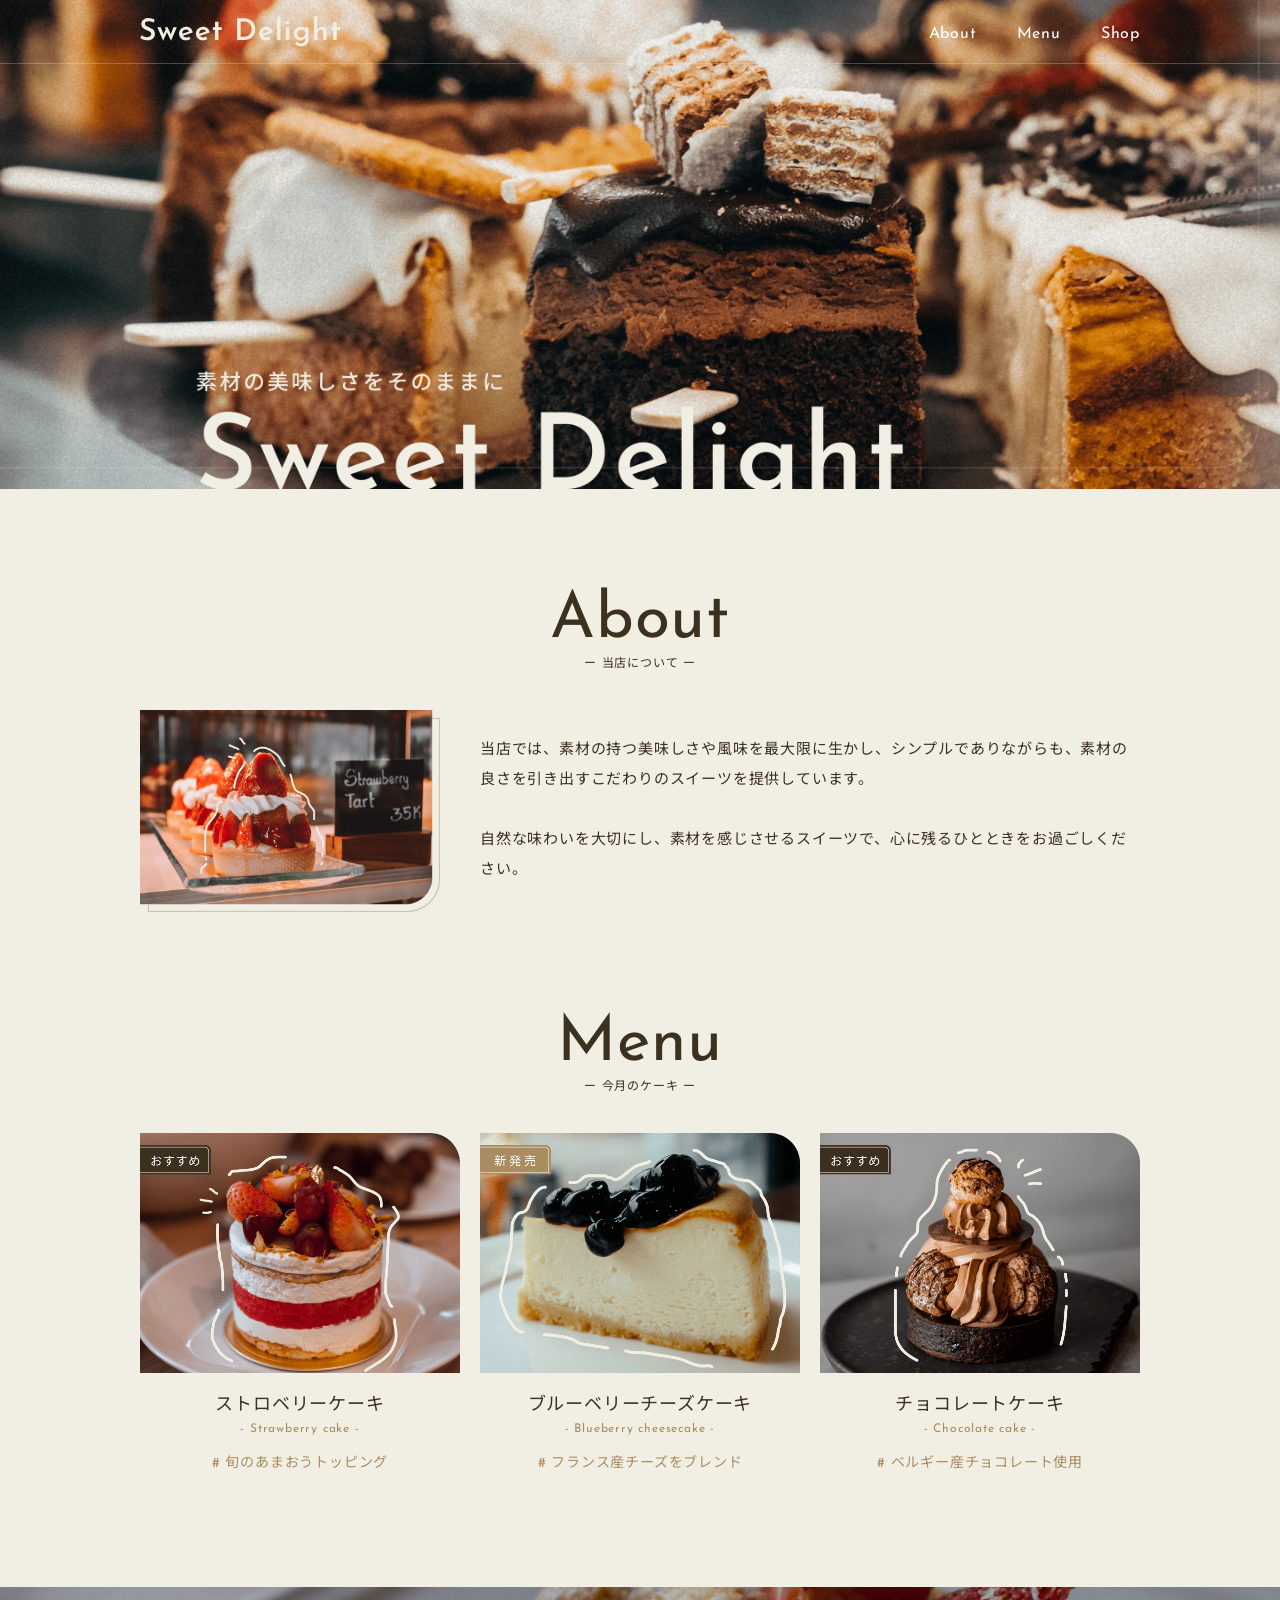
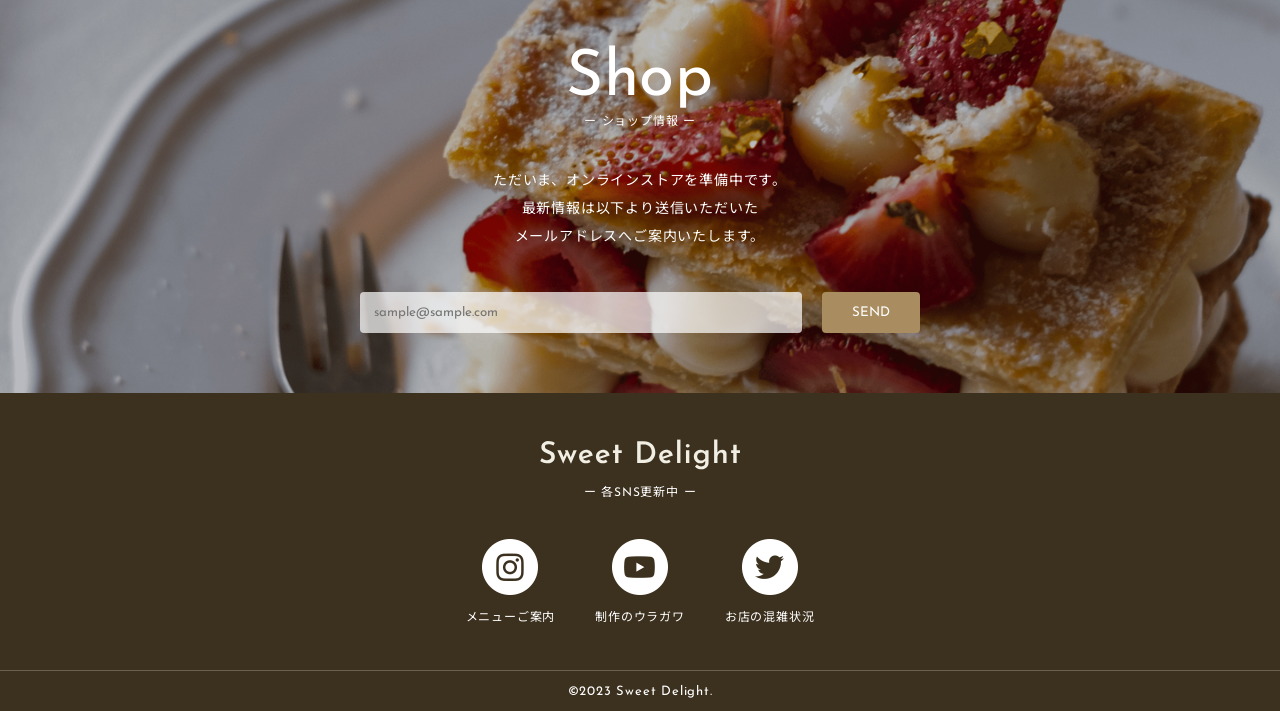
<file: complete/complete_index.html>
<!DOCTYPE html>
<html lang="ja">
  <head>
    <!-- 文字コードの指定　UTF-8を指定します -->
    <meta charset="UTF-8" />
    <!-- スマホやタブレットでもきれいに表示する「レスポンシブ表示」のための記述です -->
    <meta name="viewport" content="width=device-width, initial-scale=1.0" />
    <!-- サイトのアイコンを設定します -->
    <link rel="shortcut icon" href="./favicon.ico" type="image/x-icon" />

    <!-- 検索にヒットしないようにするための記述です -->
    <meta name="robots" content="noindex" />

    <!-- サイトのタイトルを記述します -->
    <title>【完成版】Sweet Delight 素材の美味しさをそのままに</title>
    <!-- サイトの概要を記述します -->
    <meta name="description" content="サイトの概要を記入します。" />

    <!-- Google Fontsを読み込むための記述です -->
    <link rel="preconnect" href="https://fonts.googleapis.com" />
    <link rel="preconnect" href="https://fonts.gstatic.com" crossorigin />
    <link href="https://fonts.googleapis.com/css2?family=Josefin+Sans&family=Noto+Sans+JP:wght@400;500&display=swap" rel="stylesheet" />

    <!-- スタイルシートの読み込みのための記述です -->
    <link rel="stylesheet" href="./css/reset.css" />
    <link rel="stylesheet" href="./css/style_complete.css" />
  </head>
  <body>
    <header class="header">
      <div class="header-inner">
        <h1 class="header-logo"><img src="./img/logo.svg" alt="Sweet Delight" /></h1>
        <nav class="header-nav">
          <ul class="header-nav-list">
            <li class="header-nav-item">
              <a href="#about" class="header-nav-link">About</a>
            </li>
            <li class="header-nav-item">
              <a href="#menu" class="header-nav-link">Menu</a>
            </li>
            <li class="header-nav-item">
              <a href="#shop" class="header-nav-link">Shop</a>
            </li>
          </ul>
        </nav>
      </div>
    </header>

    <div class="fv">
      <picture class="fv-picture">
        <source media="(min-width: 768px)" srcset="./img/fv.png" />
        <img src="./img/sp/fv.png" alt="素材の美味しさをそのままに Sweet Delight" />
      </picture>
    </div>

    <section id="about" class="about">
      <div class="inner">
        <h2 class="section-heading">
          <span class="section-heading-main">About</span>
          <span class="section-heading-sub">ー 当店について ー</span>
        </h2>
        <div class="about-contents">
          <img src="./img/about.png" alt="" class="about-img" />
          <div class="about-text-contents">
            <p class="about-text">当店では、素材の持つ美味しさや風味を最大限に生かし、シンプルでありながらも、素材の良さを引き出すこだわりのスイーツを提供しています。</p>
            <p class="about-text">自然な味わいを大切にし、素材を感じさせるスイーツで、心に残るひとときをお過ごしください。</p>
          </div>
        </div>
      </div>
    </section>

    <section id="menu" class="menu">
      <div class="inner">
        <h2 class="section-heading">
          <span class="section-heading-main">Menu</span>
          <span class="section-heading-sub">ー 今月のケーキ ー</span>
        </h2>
        <div class="menu-contents">
          <ul class="menu-list">
            <li class="menu-item">
              <div class="menu-img"><img src="./img/menu1.png" alt="おすすめ ストロベリーケーキ" /></div>
              <div class="menu-text-contents">
                <h3 class="menu-name">
                  <span class="menu-name-main">ストロベリーケーキ</span>
                  <span class="menu-name-sub">- Strawberry cake -</span>
                </h3>
                <p class="menu-text"># 旬のあまおうトッピング</p>
              </div>
            </li>
            <li class="menu-item">
              <div class="menu-img"><img src="./img/menu2.png" alt="新発売 ブルーベリーチーズケーキ" /></div>
              <div class="menu-text-contents">
                <h3 class="menu-name">
                  <span class="menu-name-main">ブルーベリーチーズケーキ</span>
                  <span class="menu-name-sub">- Blueberry cheesecake -</span>
                </h3>
                <p class="menu-text"># フランス産チーズをブレンド</p>
              </div>
            </li>
            <li class="menu-item">
              <div class="menu-img"><img src="./img/menu3.png" alt="おすすめ チョコレートケーキ" /></div>
              <div class="menu-text-contents">
                <h3 class="menu-name">
                  <span class="menu-name-main">チョコレートケーキ</span>
                  <span class="menu-name-sub">- Chocolate cake -</span>
                </h3>
                <p class="menu-text"># ベルギー産チョコレート使用</p>
              </div>
            </li>
          </ul>
        </div>
      </div>
    </section>

    <section id="shop" class="shop">
      <div class="shop-inner">
        <h2 class="section-heading section-heading-l">
          <span class="section-heading-main">Shop</span>
          <span class="section-heading-sub">ー ショップ情報 ー</span>
        </h2>
        <div class="shop-contents">
          <p class="shop-text">ただいま、オンラインストアを準備中です。<br />最新情報は以下より送信いただいた<br />メールアドレスへご案内いたします。</p>
          <form action="" method="post" class="form">
            <input type="email" class="form-input" placeholder="sample@sample.com" />
            <button type="submit" class="form-submit">SEND</button>
          </form>
        </div>
      </div>
    </section>

    <footer class="footer">
      <div class="footer-logo"><img src="./img/logo.svg" alt="Sweet Delight" /></div>
      <p class="footer-text">ー 各SNS更新中 ー</p>
      <ul class="footer-nav-list">
        <li class="footer-nav-item">
          <a href="https://www.instagram.com/?hl=ja" target="_blank" class="footer-nav-link">
            <img src="./img/icon-instagram.png" alt="" class="sns-img" />
            <p class="footer-nav-link-text">メニューご案内</p>
          </a>
        </li>
        <li class="footer-nav-item">
          <a href="https://www.youtube.com/" target="_blank" class="footer-nav-link">
            <img src="./img/icon-youtube.png" alt="" class="sns-img" />
            <p class="footer-nav-link-text">制作のウラガワ</p>
          </a>
        </li>
        <li class="footer-nav-item">
          <a href="https://twitter.com/" target="_blank" class="footer-nav-link">
            <img src="./img/icon-twitter.png" alt="" class="sns-img" />
            <p class="footer-nav-link-text">お店の混雑状況</p>
          </a>
        </li>
      </ul>
      <div class="footer-copy-wrapper">
        <small class="footer-copylight">&copy;2023 Sweet Delight.</small></footer>
      </div>
    </body>
</html>
</file>
<file: complete/css/style_complete.css>
body {
  font-family: "Josefin Sans", "Noto Sans JP", sans-serif;
  letter-spacing: 0.05em;
  color: #3c301e;
}

img {
  width: 100%;
}

/* header */
.header {
  position: fixed;
  top: 0;
  left: 0;
  border-bottom: 1px solid rgba(241, 238, 228, 0.25);
  width: 100%;
  text-align: center;
  padding: 12px;
}

.header-logo {
  width: 200px;
  margin: 0 auto;
}

.header-nav {
  margin-top: 10px;
}

.header-nav-list {
  display: flex;
  justify-content: center;
  gap: 20px;
}

.header-nav-link {
  color: #ffffff;
}

/* 共通クラス */
.inner {
  padding: 0 40px;
}

.section-heading {
  text-align: center;
  margin-bottom: 40px;
}

.section-heading-l {
  color: #fff;
}

.section-heading-main {
  display: block;
  font-size: 40px;
}

.section-heading-sub {
  display: block;
  font-size: 12px;
}

/* ファーストビュー */
.fv-picture img {
  width: 100%;
}

/* aboutセクション */
.about {
  padding: 40px 0;
  background-color: #f1eee4;
}

.about-text-contents {
  margin-top: 20px;
}

.about-text {
  font-size: 14px;
  line-height: 2;
}

.about-text + .about-text {
  margin-top: 16px;
}

/* menuセクション */
.menu {
  background-color: #f1eee4;
  padding: 80px 0;
}

.menu-item + .menu-item {
  margin-top: 62px;
}

.menu-text-contents {
  text-align: center;
  padding: 16px 10px;
}

.menu-name-main {
  display: block;
  font-size: 18px;
}

.menu-name-sub {
  display: block;
  font-size: 12px;
  color: #a98c5f;
  margin-top: 8px;
}

.menu-text {
  font-size: 14px;
  color: #a98c5f;
  margin-top: 16px;
}

/* shopセクション */
.shop {
  background-image: url(../img/sp/bg-shop.png);
  background-position: center center;
  background-size: cover;
  padding: 80px 0;
}

.shop-inner {
  padding: 0 20px;
}

.shop-text {
  color: #fff;
  text-align: center;
  font-size: 14px;
  line-height: 2;
}

.form {
  margin-top: 40px;
}

.form-input {
  width: 100%;
  border-radius: 4px;
  background-color: rgba(255, 255, 255, 0.7);
  border: none;
  font-family: "Josefin Sans", "Noto Sans JP", sans-serif;
  padding: 14px;
}

.form-submit {
  border-radius: 4px;
  border: none;
  font-family: "Josefin Sans", "Noto Sans JP", sans-serif;
  display: block;
  margin: 10px auto 0;
  width: 120px;
  padding: 12px 10px;
  color: #fff;
  background-color: #a98c5f;
}

/* footer */
.footer {
  background-color: #3c301e;
  text-align: center;
  padding-top: 46px;
  color: #fff;
}

.footer-logo {
  width: 200px;
  margin: 0 auto;
}

.footer-text {
  font-size: 12px;
}

.footer-nav-list {
  margin-top: 40px;
  display: flex;
  justify-content: center;
  gap: 24px;
  padding: 0 20px;
}

.footer-nav-link-text {
  font-size: 12px;
  margin-top: 12px;
}

.sns-img {
  width: 56px;
}

.footer-copy-wrapper {
  border-top: 1px solid rgba(241, 238, 228, 0.25);
  padding: 12px;
  margin-top: 46px;
}

.footer-copylight {
  font-size: 12px;
}

/* タブレット、PCサイズの表示 */
@media screen and (min-width: 768px) {
  .header {
    padding: 16px;
  }

  .header-inner {
    max-width: 1080px;
    padding: 0 40px;
    margin: 0 auto;
    display: flex;
    justify-content: space-between;
  }

  .header-logo {
    margin: 0;
  }

  .header-nav-list {
    gap: 40px;
  }

  .header-nav-link {
    transition: opacity 0.3s;
  }

  .header-nav-link:hover {
    opacity: 0.7;
  }

  .inner {
    max-width: 1080px;
    padding: 0 40px;
    margin: 0 auto;
  }

  .section-heading-main {
    font-size: 64px;
  }

  .about {
    padding: 100px 0;
  }

  .about-contents {
    display: flex;
    gap: 40px;
    align-items: center;
  }

  .about-img {
    width: 300px;
  }

  .about-text-contents {
    margin-top: 0;
  }

  .about-text {
    font-size: 15px;
  }

  .about-text + .about-text {
    margin-top: 30px;
  }

  .menu {
    padding: 0 0 100px;
  }

  .menu-list {
    display: flex;
    gap: 20px;
  }

  .menu-item + .menu-item {
    margin-top: 0;
  }

  .shop {
    background-image: url(../img/bg-shop.png);
    background-position: center center;
    background-size: cover;
    padding: 60px 0;
  }

  .shop-inner {
    max-width: 600px;
    margin: 0 auto;
  }

  .form {
    display: flex;
    gap: 20px;
  }

  .form-submit {
    margin-top: 0;
    transition: opacity 0.3s;
  }

  .form-submit:hover {
    opacity: 0.7;
    cursor: pointer;
  }

  .footer-text {
    margin-top: 12px;
  }

  .footer-nav-list {
    gap: 40px;
  }

  .footer-copylight {
    font-size: 13px;
  }
}
</file>
